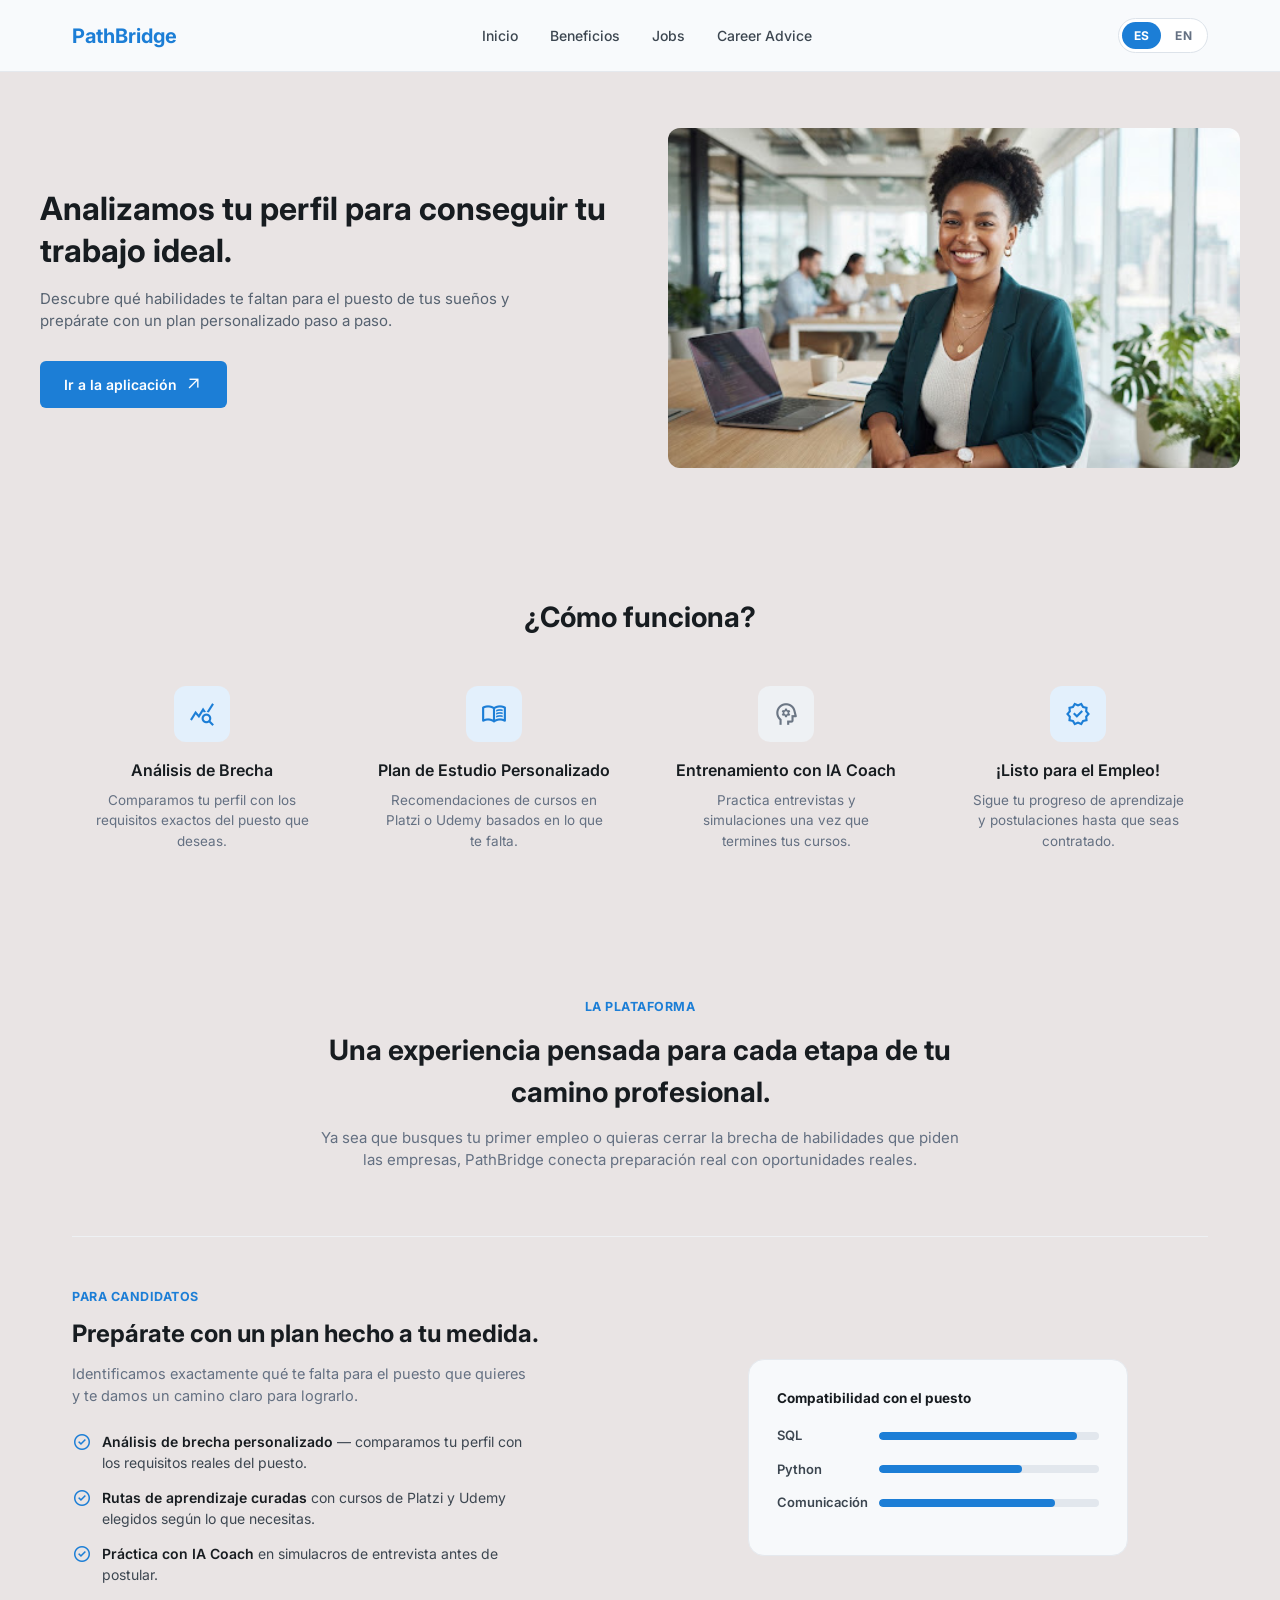
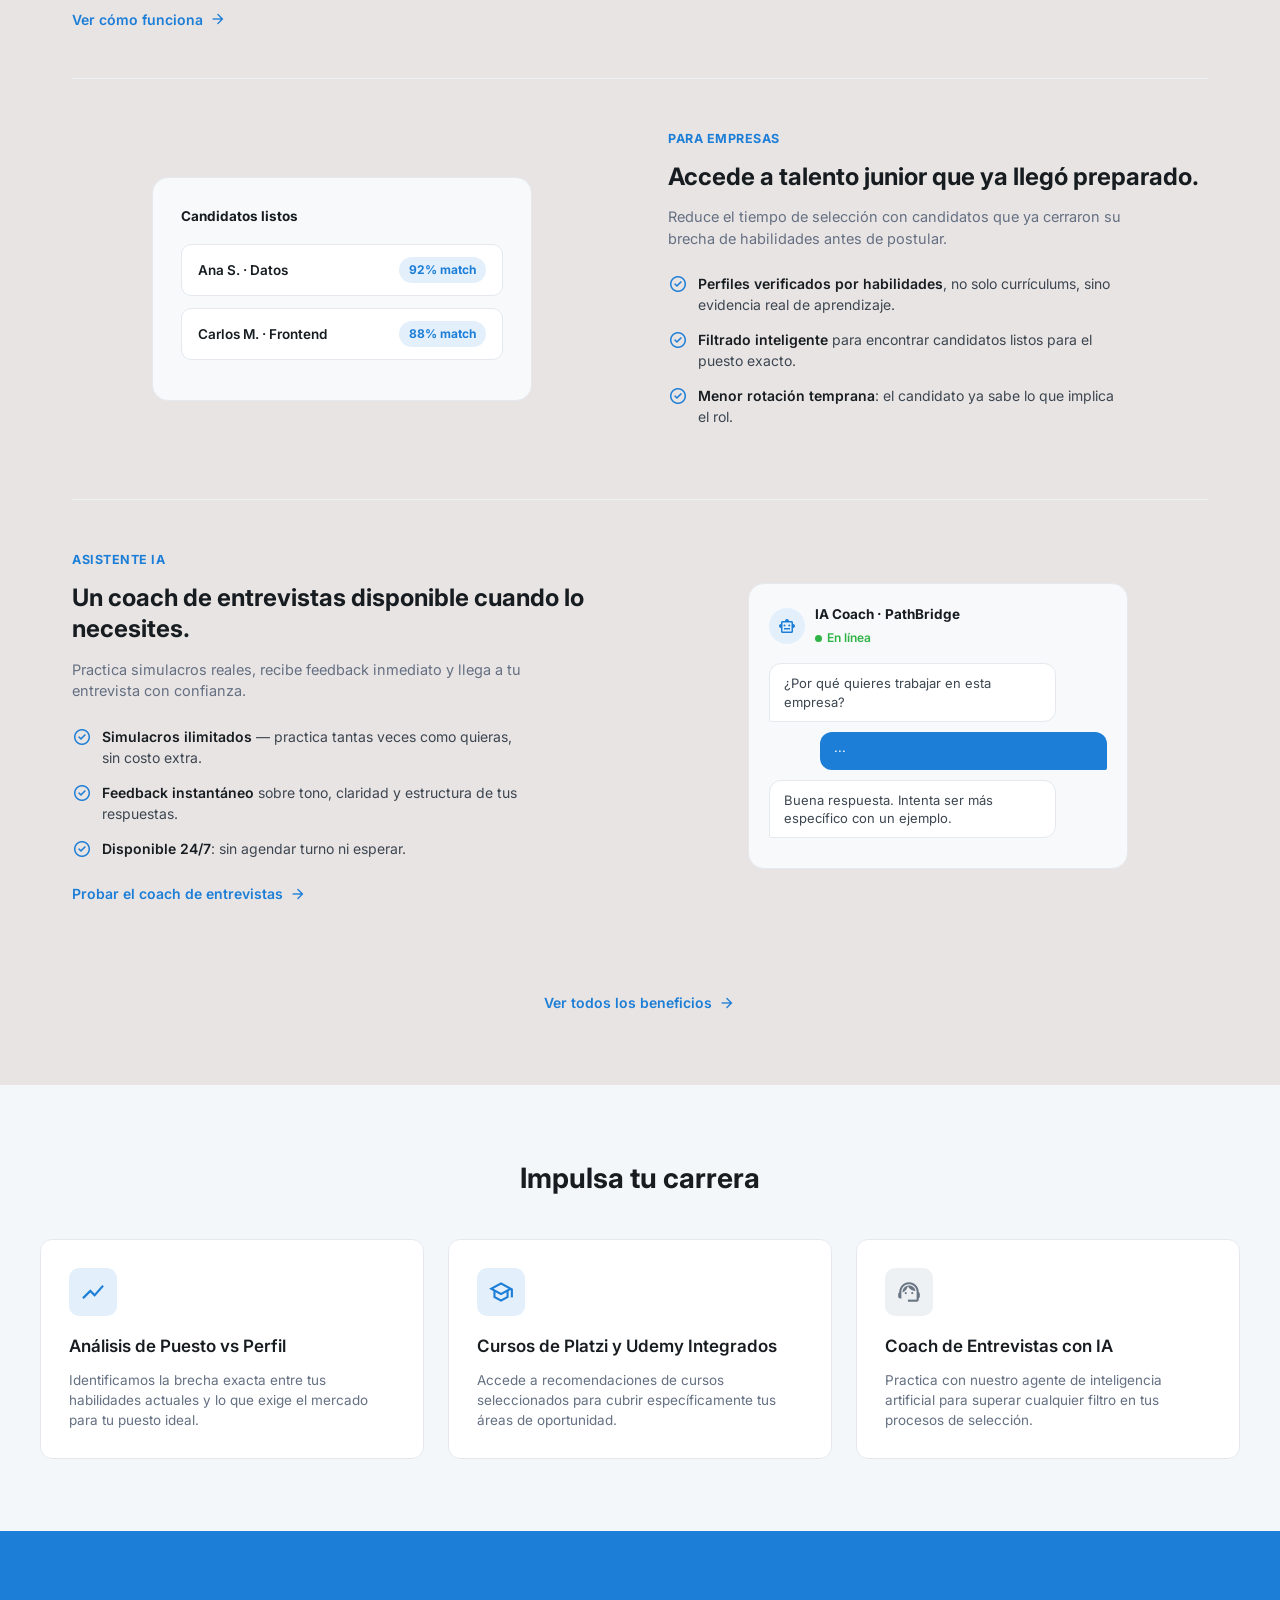
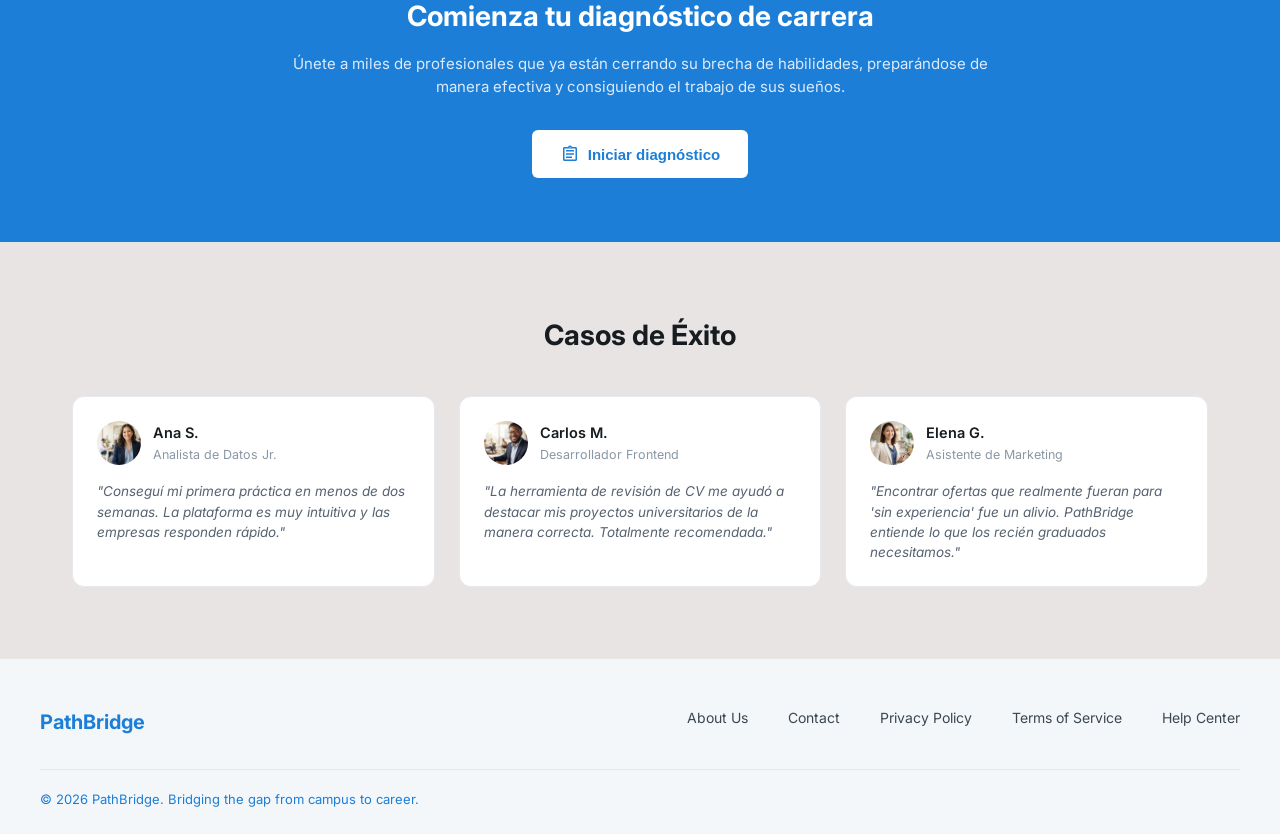
<file: index.html>
<!DOCTYPE html>
<html lang="es">
<head>
    <meta charset="UTF-8" />
    <meta name="viewport" content="width=device-width, initial-scale=1.0" />
    <title>PathBridge</title>
    <link href="https://fonts.googleapis.com/css?family=Inter:400,500,600,700&display=swap" rel="stylesheet" />
    <link href="https://fonts.googleapis.com/css?family=Material+Symbols+Outlined" rel="stylesheet" />
    <link href="./css/main.css" rel="stylesheet" />
    <script src="./js/i18n.js" defer></script>
</head>
<body>

<!-- Header -->
<header class="header">
    <div class="header-inner">
        <div class="logo">PathBridge</div>
        <nav class="nav-links">
            <a href="#inicio" data-i18n="nav.home">Inicio</a>
            <a href="pages/beneficios.html" data-i18n="nav.benefits">Beneficios</a>
            <a href="pages/jobs.html" data-i18n="nav.jobs">Jobs</a>
            <a href="pages/career-advice.html" data-i18n="nav.advice">Career Advice</a>
        </nav>
        <div class="header-actions">
            <div class="lang-switcher" role="group" aria-label="Language" data-lang-switcher>
                <button type="button" class="lang-btn active" data-lang="es" aria-current="true">ES</button>
                <button type="button" class="lang-btn" data-lang="en" aria-current="false">EN</button>
            </div>
        </div>
    </div>
</header>

<!-- Hero / Inicio -->
<section class="hero" id="inicio">
    <div class="hero-inner">
        <div class="hero-text">
            <h1 data-i18n="hero.title">Analizamos tu perfil para conseguir tu trabajo ideal.</h1>
            <p data-i18n="hero.subtitle">Descubre qué habilidades te faltan para el puesto de tus sueños y prepárate con un plan personalizado paso a paso.</p>

            <a href="https://app.pathbridge.com" target="_blank" rel="noopener" class="btn btn-primary hero-cta-btn">
                <span data-i18n="appcta.btn">Ir a la aplicación</span>
                <span class="material-symbols-outlined">arrow_outward</span>
            </a>
        </div>

        <div class="hero-image">
            <img src="./images/hero.jpg" alt="Profesional sonriendo en oficina" />
        </div>
    </div>
</section>

<!-- How it works -->
<section class="how-it-works">
    <h2 data-i18n="how.title">¿Cómo funciona?</h2>
    <div class="steps-grid">
        <div class="step-card">
            <div class="step-icon icon-blue"><span class="material-symbols-outlined">query_stats</span></div>
            <h3 data-i18n="how.step1.title">Análisis de Brecha</h3>
            <p data-i18n="how.step1.body">Comparamos tu perfil con los requisitos exactos del puesto que deseas.</p>
        </div>
        <div class="step-card">
            <div class="step-icon icon-blue"><span class="material-symbols-outlined">menu_book</span></div>
            <h3 data-i18n="how.step2.title">Plan de Estudio Personalizado</h3>
            <p data-i18n="how.step2.body">Recomendaciones de cursos en Platzi o Udemy basados en lo que te falta.</p>
        </div>
        <div class="step-card">
            <div class="step-icon icon-gray"><span class="material-symbols-outlined">psychology</span></div>
            <h3 data-i18n="how.step3.title">Entrenamiento con IA Coach</h3>
            <p data-i18n="how.step3.body">Practica entrevistas y simulaciones una vez que termines tus cursos.</p>
        </div>
        <div class="step-card">
            <div class="step-icon icon-blue"><span class="material-symbols-outlined">verified</span></div>
            <h3 data-i18n="how.step4.title">¡Listo para el Empleo!</h3>
            <p data-i18n="how.step4.body">Sigue tu progreso de aprendizaje y postulaciones hasta que seas contratado.</p>
        </div>
    </div>
</section>

<!-- Beneficios -->
<section class="benefits" id="beneficios">
    <div class="benefits-lead">
        <span class="eyebrow" data-i18n="benefits.eyebrow">La plataforma</span>
        <h2 data-i18n="benefits.title">Una experiencia pensada para cada etapa de tu camino profesional.</h2>
        <p data-i18n="benefits.body">Ya sea que busques tu primer empleo o quieras cerrar la brecha de habilidades que piden las empresas, PathBridge conecta preparación real con oportunidades reales.</p>
    </div>

    <!-- Block 1: Candidatos -->
    <div class="value-block">
        <div class="value-text">
            <span class="eyebrow" data-i18n="benefits.candidates.eyebrow">Para candidatos</span>
            <h3 data-i18n="benefits.candidates.title">Prepárate con un plan hecho a tu medida.</h3>
            <p data-i18n="benefits.candidates.body">Identificamos exactamente qué te falta para el puesto que quieres y te damos un camino claro para lograrlo.</p>
            <ul class="feature-list">
                <li><span class="material-symbols-outlined feature-check">check_circle</span><span><strong data-i18n="benefits.candidates.feat1.lead">Análisis de brecha personalizado</strong><span data-i18n="benefits.candidates.feat1.rest"> — comparamos tu perfil con los requisitos reales del puesto.</span></span></li>
                <li><span class="material-symbols-outlined feature-check">check_circle</span><span><strong data-i18n="benefits.candidates.feat2.lead">Rutas de aprendizaje curadas</strong><span data-i18n="benefits.candidates.feat2.rest"> con cursos de Platzi y Udemy elegidos según lo que necesitas.</span></span></li>
                <li><span class="material-symbols-outlined feature-check">check_circle</span><span><strong data-i18n="benefits.candidates.feat3.lead">Práctica con IA Coach</strong><span data-i18n="benefits.candidates.feat3.rest"> en simulacros de entrevista antes de postular.</span></span></li>
            </ul>
            <a href="#" class="value-link"><span data-i18n="benefits.candidates.link">Ver cómo funciona</span><span class="material-symbols-outlined">arrow_forward</span></a>
        </div>
        <div class="value-visual">
            <div class="visual-card">
                <p class="visual-title" data-i18n="benefits.candidates.visual.title">Compatibilidad con el puesto</p>
                <div class="skill-row">
                    <span data-i18n="benefits.candidates.visual.skill1">SQL</span>
                    <div class="skill-bar"><div class="skill-fill" style="width: 90%;"></div></div>
                </div>
                <div class="skill-row">
                    <span data-i18n="benefits.candidates.visual.skill2">Python</span>
                    <div class="skill-bar"><div class="skill-fill" style="width: 65%;"></div></div>
                </div>
                <div class="skill-row">
                    <span data-i18n="benefits.candidates.visual.skill3">Comunicación</span>
                    <div class="skill-bar"><div class="skill-fill" style="width: 80%;"></div></div>
                </div>
            </div>
        </div>
    </div>

    <!-- Block 2: Empresas (flip) -->
    <div class="value-block flip">
        <div class="value-text">
            <span class="eyebrow" data-i18n="benefits.companies.eyebrow">Para empresas</span>
            <h3 data-i18n="benefits.companies.title">Accede a talento junior que ya llegó preparado.</h3>
            <p data-i18n="benefits.companies.body">Reduce el tiempo de selección con candidatos que ya cerraron su brecha de habilidades antes de postular.</p>
            <ul class="feature-list">
                <li><span class="material-symbols-outlined feature-check">check_circle</span><span><strong data-i18n="benefits.companies.feat1.lead">Perfiles verificados por habilidades</strong><span data-i18n="benefits.companies.feat1.rest">, no solo currículums, sino evidencia real de aprendizaje.</span></span></li>
                <li><span class="material-symbols-outlined feature-check">check_circle</span><span><strong data-i18n="benefits.companies.feat2.lead">Filtrado inteligente</strong><span data-i18n="benefits.companies.feat2.rest"> para encontrar candidatos listos para el puesto exacto.</span></span></li>
                <li><span class="material-symbols-outlined feature-check">check_circle</span><span><strong data-i18n="benefits.companies.feat3.lead">Menor rotación temprana</strong><span data-i18n="benefits.companies.feat3.rest">: el candidato ya sabe lo que implica el rol.</span></span></li>
            </ul>
        </div>
        <div class="value-visual">
            <div class="visual-card">
                <p class="visual-title" data-i18n="benefits.companies.visual.title">Candidatos listos</p>
                <div class="candidate-row">
                    <span data-i18n="benefits.companies.visual.candidate1">Ana S. · Datos</span>
                    <span class="match-pill">92% <span data-i18n="benefits.companies.visual.match">match</span></span>
                </div>
                <div class="candidate-row">
                    <span data-i18n="benefits.companies.visual.candidate2">Carlos M. · Frontend</span>
                    <span class="match-pill">88% <span data-i18n="benefits.companies.visual.match">match</span></span>
                </div>
            </div>
        </div>
    </div>

    <!-- Block 3: IA -->
    <div class="value-block">
        <div class="value-text">
            <span class="eyebrow" data-i18n="benefits.ai.eyebrow">Asistente IA</span>
            <h3 data-i18n="benefits.ai.title">Un coach de entrevistas disponible cuando lo necesites.</h3>
            <p data-i18n="benefits.ai.body">Practica simulacros reales, recibe feedback inmediato y llega a tu entrevista con confianza.</p>
            <ul class="feature-list">
                <li><span class="material-symbols-outlined feature-check">check_circle</span><span><strong data-i18n="benefits.ai.feat1.lead">Simulacros ilimitados</strong><span data-i18n="benefits.ai.feat1.rest"> — practica tantas veces como quieras, sin costo extra.</span></span></li>
                <li><span class="material-symbols-outlined feature-check">check_circle</span><span><strong data-i18n="benefits.ai.feat2.lead">Feedback instantáneo</strong><span data-i18n="benefits.ai.feat2.rest"> sobre tono, claridad y estructura de tus respuestas.</span></span></li>
                <li><span class="material-symbols-outlined feature-check">check_circle</span><span><strong data-i18n="benefits.ai.feat3.lead">Disponible 24/7</strong><span data-i18n="benefits.ai.feat3.rest">: sin agendar turno ni esperar.</span></span></li>
            </ul>
            <a href="#" class="value-link"><span data-i18n="benefits.ai.link">Probar el coach de entrevistas</span><span class="material-symbols-outlined">arrow_forward</span></a>
        </div>
        <div class="value-visual">
            <div class="visual-card chat-card">
                <div class="chat-card-header">
                    <span class="material-symbols-outlined">smart_toy</span>
                    <div>
                        <p class="visual-title" data-i18n="benefits.ai.visual.name">IA Coach · PathBridge</p>
                        <span class="status-dot" data-i18n="benefits.ai.visual.status">En línea</span>
                    </div>
                </div>
                <div class="chat-bubble bot" data-i18n="benefits.ai.visual.msg1">¿Por qué quieres trabajar en esta empresa?</div>
                <div class="chat-bubble user">···</div>
                <div class="chat-bubble bot" data-i18n="benefits.ai.visual.msg2">Buena respuesta. Intenta ser más específico con un ejemplo.</div>
            </div>
        </div>
    </div>

    <div class="benefits-footer">
        <a href="pages/beneficios.html" class="value-link"><span data-i18n="benefits.seeall">Ver todos los beneficios</span><span class="material-symbols-outlined">arrow_forward</span></a>
    </div>
</section>

<!-- Boost your career -->
<section class="boost-career">
    <h2 data-i18n="boost.title">Impulsa tu carrera</h2>
    <div class="boost-grid">
        <div class="boost-card">
            <div class="boost-icon icon-blue"><span class="material-symbols-outlined">show_chart</span></div>
            <h3 data-i18n="boost.card1.title">Análisis de Puesto vs Perfil</h3>
            <p data-i18n="boost.card1.body">Identificamos la brecha exacta entre tus habilidades actuales y lo que exige el mercado para tu puesto ideal.</p>
        </div>
        <div class="boost-card">
            <div class="boost-icon icon-blue"><span class="material-symbols-outlined">school</span></div>
            <h3 data-i18n="boost.card2.title">Cursos de Platzi y Udemy Integrados</h3>
            <p data-i18n="boost.card2.body">Accede a recomendaciones de cursos seleccionados para cubrir específicamente tus áreas de oportunidad.</p>
        </div>
        <div class="boost-card">
            <div class="boost-icon icon-gray"><span class="material-symbols-outlined">support_agent</span></div>
            <h3 data-i18n="boost.card3.title">Coach de Entrevistas con IA</h3>
            <p data-i18n="boost.card3.body">Practica con nuestro agente de inteligencia artificial para superar cualquier filtro en tus procesos de selección.</p>
        </div>
    </div>
</section>

<!-- CTA -->
<section class="cta">
    <h2 data-i18n="cta.title">Comienza tu diagnóstico de carrera</h2>
    <p data-i18n="cta.body">Únete a miles de profesionales que ya están cerrando su brecha de habilidades, preparándose de manera efectiva y consiguiendo el trabajo de sus sueños.</p>
    <button class="btn btn-white">
        <span class="material-symbols-outlined">assignment</span>
        <span data-i18n="cta.btn">Iniciar diagnóstico</span>
    </button>
</section>

<!-- Success stories -->
<section class="success-stories">
    <h2 data-i18n="stories.title">Casos de Éxito</h2>
    <div class="stories-grid">
        <div class="story-card">
            <div class="story-header">
                <img src="./images/avatar1.jpg" alt="Ana S." class="avatar" />
                <div>
                    <h4>Ana S.</h4>
                    <span data-i18n="stories.role1">Analista de Datos Jr.</span>
                </div>
            </div>
            <p data-i18n="stories.quote1">"Conseguí mi primera práctica en menos de dos semanas. La plataforma es muy intuitiva y las empresas responden rápido."</p>
        </div>
        <div class="story-card">
            <div class="story-header">
                <img src="./images/avatar2.jpg" alt="Carlos M." class="avatar" />
                <div>
                    <h4>Carlos M.</h4>
                    <span data-i18n="stories.role2">Desarrollador Frontend</span>
                </div>
            </div>
            <p data-i18n="stories.quote2">"La herramienta de revisión de CV me ayudó a destacar mis proyectos universitarios de la manera correcta. Totalmente recomendada."</p>
        </div>
        <div class="story-card">
            <div class="story-header">
                <img src="./images/avatar3.jpg" alt="Elena G." class="avatar" />
                <div>
                    <h4>Elena G.</h4>
                    <span data-i18n="stories.role3">Asistente de Marketing</span>
                </div>
            </div>
            <p data-i18n="stories.quote3">"Encontrar ofertas que realmente fueran para 'sin experiencia' fue un alivio. PathBridge entiende lo que los recién graduados necesitamos."</p>
        </div>
    </div>
</section>

<!-- Footer -->
<footer class="footer">
    <div class="footer-inner">
        <div class="footer-logo">PathBridge</div>
        <div class="footer-links">
            <a href="#" data-i18n="footer.about">About Us</a>
            <a href="#" data-i18n="footer.contact">Contact</a>
            <a href="https://www.freeprivacypolicy.com/live/03f7b9e9-5f92-45e6-9be8-9047938b6dc6" data-i18n="footer.privacy">Privacy Policy</a>
            <a href="https://www.freeprivacypolicy.com/live/561d8dc8-1a14-4cbd-a834-2df95cbed20d" data-i18n="footer.terms">Terms of Service</a>
            <a href="#" data-i18n="footer.help">Help Center</a>
        </div>
    </div>
    <div class="footer-bottom">
        <p data-i18n="footer.copy">© 2024 PathBridge. Bridging the gap from campus to career.</p>
    </div>
</footer>

</body>
</html>
</file>
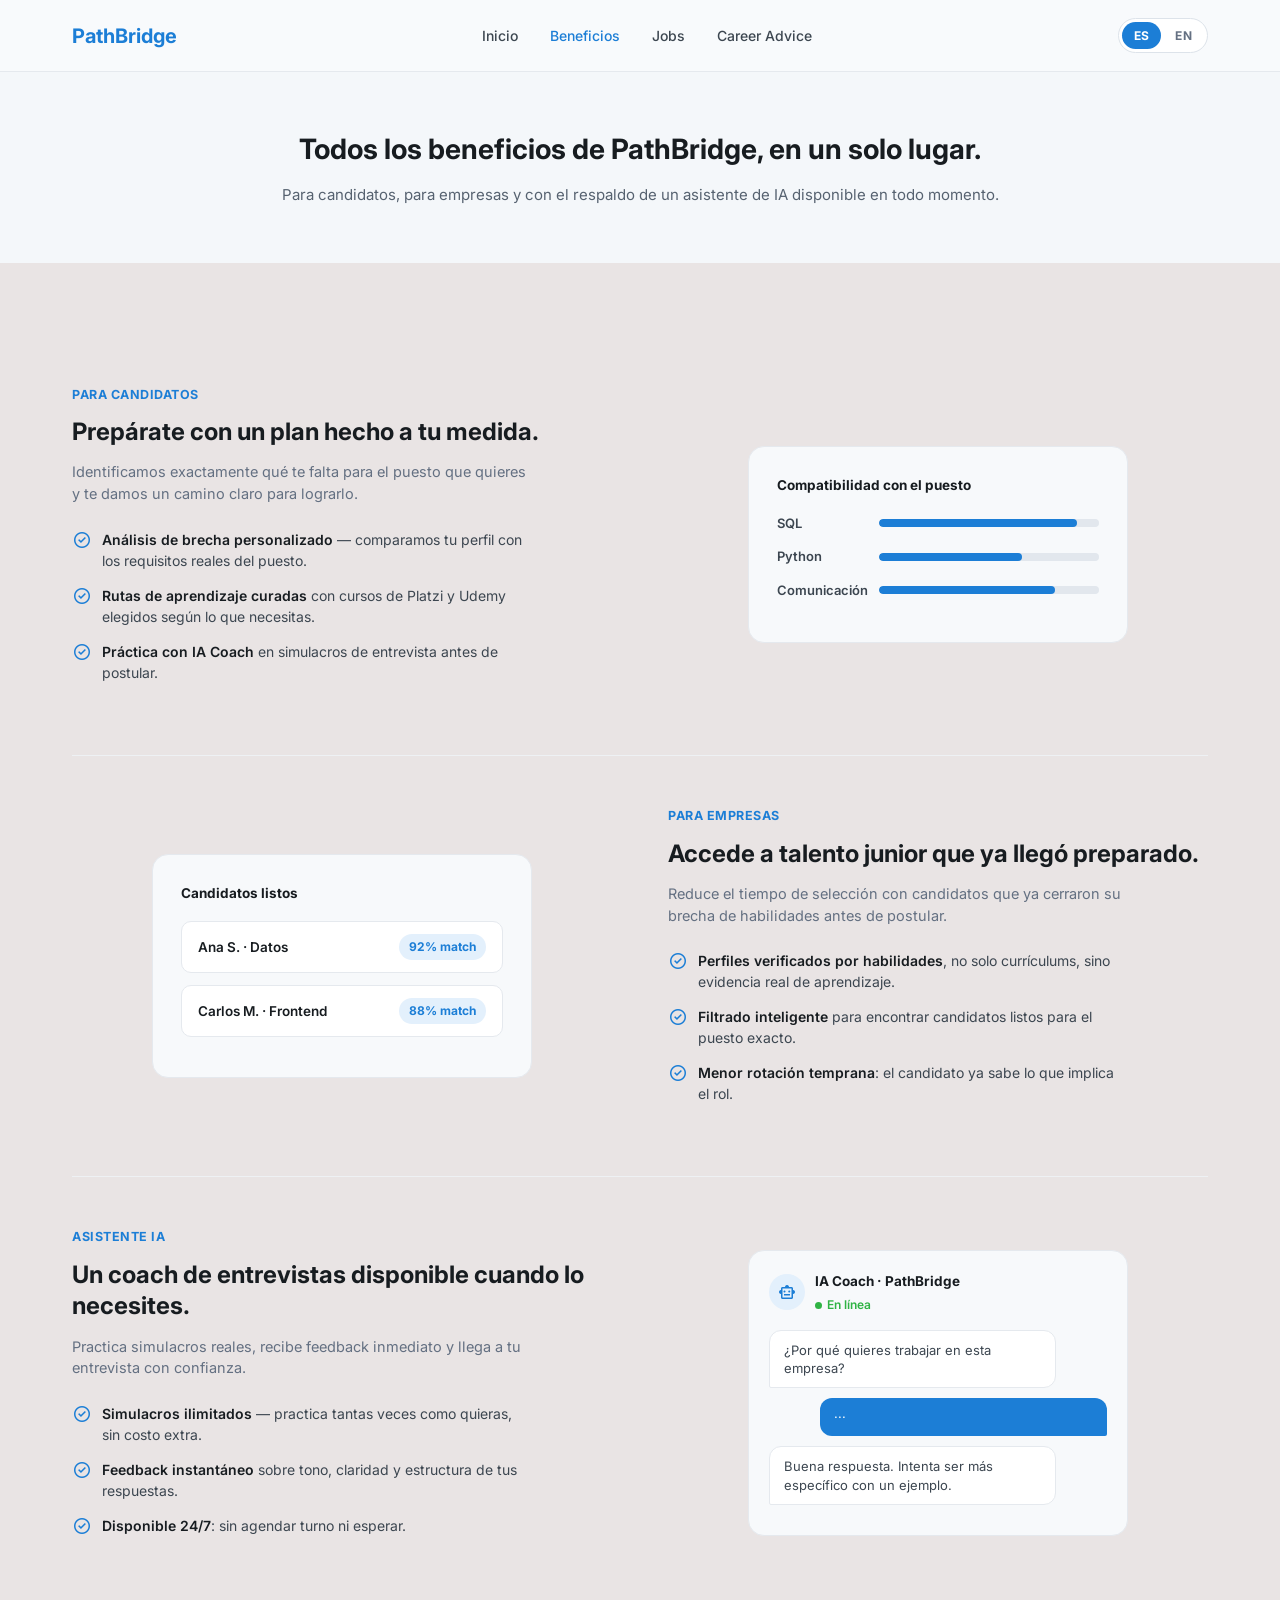
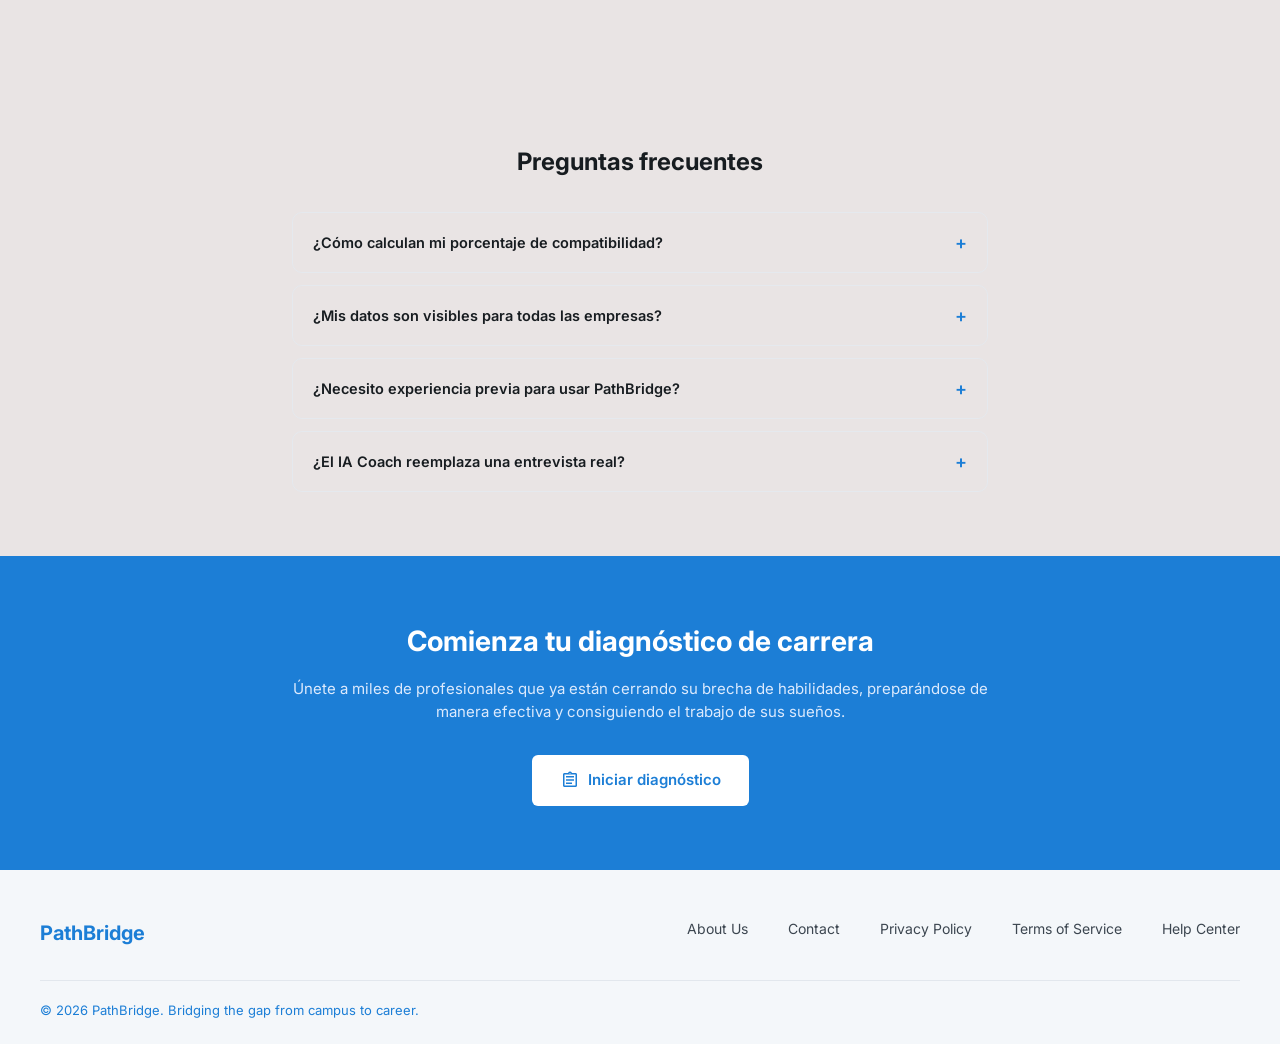
<file: pages/beneficios.html>
<!-- Define que el documento utiliza HTML5 -->
<!DOCTYPE html>
<!-- Elemento raíz del documento. Se indica que el contenido está en español -->
<html lang="es">
<head>
<meta charset="UTF-8" />
<meta name="viewport" content="width=device-width, initial-scale=1.0" />
<title>PathBridge · Beneficios</title>
<link href="https://fonts.googleapis.com/css?family=Inter:400,500,600,700&display=swap" rel="stylesheet" />
<link href="https://fonts.googleapis.com/css?family=Material+Symbols+Outlined" rel="stylesheet" />
<link href="../css/main.css" rel="stylesheet" />
<script src="../js/i18n.js" defer></script>
</head>
<body>

  <!-- Header -->
  <header class="header">
    <div class="header-inner">
      <a href="../index.html" class="logo">PathBridge</a>
      <nav class="nav-links">
        <a href="../index.html#inicio" data-i18n="nav.home">Inicio</a>
        <a href="beneficios.html" class="active" data-i18n="nav.benefits">Beneficios</a>
        <a href="jobs.html" data-i18n="nav.jobs">Jobs</a>
        <a href="career-advice.html" data-i18n="nav.advice">Career Advice</a>
      </nav>
      <div class="header-actions">
        <div class="lang-switcher" role="group" aria-label="Language" data-lang-switcher>
          <button type="button" class="lang-btn active" data-lang="es" aria-current="true">ES</button>
          <button type="button" class="lang-btn" data-lang="en" aria-current="false">EN</button>
        </div>
      </div>
    </div>
  </header>

  <!-- Page hero -->
  <section class="page-hero">
    <div class="page-hero-inner">
      <h1 data-i18n="beneficios.hero.title">Todos los beneficios de PathBridge, en un solo lugar.</h1>
      <p data-i18n="beneficios.hero.subtitle">Para candidatos, para empresas y con el respaldo de un asistente de IA disponible en todo momento.</p>
    </div>
  </section>

  <!-- ==================== SECCIÓN DE BENEFICIOS ==================== -->
  <!-- Contiene los tres principales grupos de beneficios de PathBridge -->
  <section class="benefits">
    <!-- Block 1: Candidatos -->
    <div class="value-block">
      <div class="value-text">
        <span class="eyebrow" data-i18n="benefits.candidates.eyebrow">Para candidatos</span>
        <h3 data-i18n="benefits.candidates.title">Prepárate con un plan hecho a tu medida.</h3>
        <p data-i18n="benefits.candidates.body">Identificamos exactamente qué te falta para el puesto que quieres y te damos un camino claro para lograrlo.</p>
        <!-- Lista de características principales -->
        <ul class="feature-list">
          <!-- Característica 1: análisis de brecha -->
          <li><span class="material-symbols-outlined feature-check">check_circle</span><span><strong data-i18n="benefits.candidates.feat1.lead">Análisis de brecha personalizado</strong><span data-i18n="benefits.candidates.feat1.rest"> — comparamos tu perfil con los requisitos reales del puesto.</span></span></li>
          <!-- Característica 2: rutas de aprendizaje -->
          <li><span class="material-symbols-outlined feature-check">check_circle</span><span><strong data-i18n="benefits.candidates.feat2.lead">Rutas de aprendizaje curadas</strong><span data-i18n="benefits.candidates.feat2.rest"> con cursos de Platzi y Udemy elegidos según lo que necesitas.</span></span></li>
          <li><span class="material-symbols-outlined feature-check">check_circle</span><span><strong data-i18n="benefits.candidates.feat3.lead">Práctica con IA Coach</strong><span data-i18n="benefits.candidates.feat3.rest"> en simulacros de entrevista antes de postular.</span></span></li>
        </ul>
      </div>
      <div class="value-visual">
        <div class="visual-card">
          <p class="visual-title" data-i18n="benefits.candidates.visual.title">Compatibilidad con el puesto</p>
          <div class="skill-row">
            <span data-i18n="benefits.candidates.visual.skill1">SQL</span>
            <div class="skill-bar"><div class="skill-fill" style="width: 90%;"></div></div>
          </div>
          <div class="skill-row">
            <span data-i18n="benefits.candidates.visual.skill2">Python</span>
            <div class="skill-bar"><div class="skill-fill" style="width: 65%;"></div></div>
          </div>
          <div class="skill-row">
            <span data-i18n="benefits.candidates.visual.skill3">Comunicación</span>
            <div class="skill-bar"><div class="skill-fill" style="width: 80%;"></div></div>
          </div>
        </div>
      </div>
    </div>

    <!-- Block 2: Empresas (flip) -->
    <div class="value-block flip">
      <div class="value-text">
        <span class="eyebrow" data-i18n="benefits.companies.eyebrow">Para empresas</span>
        <h3 data-i18n="benefits.companies.title">Accede a talento junior que ya llegó preparado.</h3>
        <p data-i18n="benefits.companies.body">Reduce el tiempo de selección con candidatos que ya cerraron su brecha de habilidades antes de postular.</p>
        <ul class="feature-list">
          <li><span class="material-symbols-outlined feature-check">check_circle</span><span><strong data-i18n="benefits.companies.feat1.lead">Perfiles verificados por habilidades</strong><span data-i18n="benefits.companies.feat1.rest">, no solo currículums, sino evidencia real de aprendizaje.</span></span></li>
          <li><span class="material-symbols-outlined feature-check">check_circle</span><span><strong data-i18n="benefits.companies.feat2.lead">Filtrado inteligente</strong><span data-i18n="benefits.companies.feat2.rest"> para encontrar candidatos listos para el puesto exacto.</span></span></li>
          <li><span class="material-symbols-outlined feature-check">check_circle</span><span><strong data-i18n="benefits.companies.feat3.lead">Menor rotación temprana</strong><span data-i18n="benefits.companies.feat3.rest">: el candidato ya sabe lo que implica el rol.</span></span></li>
        </ul>
      </div>
      <div class="value-visual">
        <div class="visual-card">
          <p class="visual-title" data-i18n="benefits.companies.visual.title">Candidatos listos</p>
          <div class="candidate-row">
            <span data-i18n="benefits.companies.visual.candidate1">Ana S. · Datos</span>
            <span class="match-pill">92% <span data-i18n="benefits.companies.visual.match">match</span></span>
          </div>
          <div class="candidate-row">
            <span data-i18n="benefits.companies.visual.candidate2">Carlos M. · Frontend</span>
            <span class="match-pill">88% <span data-i18n="benefits.companies.visual.match">match</span></span>
          </div>
        </div>
      </div>
    </div>

    <!-- Block 3: IA -->
    <div class="value-block">
      <div class="value-text">
        <span class="eyebrow" data-i18n="benefits.ai.eyebrow">Asistente IA</span>
        <h3 data-i18n="benefits.ai.title">Un coach de entrevistas disponible cuando lo necesites.</h3>
        <p data-i18n="benefits.ai.body">Practica simulacros reales, recibe feedback inmediato y llega a tu entrevista con confianza.</p>
        <ul class="feature-list">
          <li><span class="material-symbols-outlined feature-check">check_circle</span><span><strong data-i18n="benefits.ai.feat1.lead">Simulacros ilimitados</strong><span data-i18n="benefits.ai.feat1.rest"> — practica tantas veces como quieras, sin costo extra.</span></span></li>
          <li><span class="material-symbols-outlined feature-check">check_circle</span><span><strong data-i18n="benefits.ai.feat2.lead">Feedback instantáneo</strong><span data-i18n="benefits.ai.feat2.rest"> sobre tono, claridad y estructura de tus respuestas.</span></span></li>
          <li><span class="material-symbols-outlined feature-check">check_circle</span><span><strong data-i18n="benefits.ai.feat3.lead">Disponible 24/7</strong><span data-i18n="benefits.ai.feat3.rest">: sin agendar turno ni esperar.</span></span></li>
        </ul>
      </div>
      <div class="value-visual">
        <div class="visual-card chat-card">
          <div class="chat-card-header">
            <span class="material-symbols-outlined">smart_toy</span>
            <div>
              <p class="visual-title" data-i18n="benefits.ai.visual.name">IA Coach · PathBridge</p>
              <span class="status-dot" data-i18n="benefits.ai.visual.status">En línea</span>
            </div>
          </div>
          <div class="chat-bubble bot" data-i18n="benefits.ai.visual.msg1">¿Por qué quieres trabajar en esta empresa?</div>
          <div class="chat-bubble user">···</div>
          <div class="chat-bubble bot" data-i18n="benefits.ai.visual.msg2">Buena respuesta. Intenta ser más específico con un ejemplo.</div>
        </div>
      </div>
    </div>
  </section>

  <!-- FAQ -->
  <section class="faq-section">
    <h2 data-i18n="beneficios.faq.title">Preguntas frecuentes</h2>
    <div class="faq-list">
      <details class="faq-item">
        <summary data-i18n="beneficios.faq.q1">¿Cómo calculan mi porcentaje de compatibilidad?</summary>
        <p data-i18n="beneficios.faq.a1">Comparamos las habilidades de tu perfil con los requisitos reales de cada puesto, usando tanto tu CV como lo que completas en la plataforma.</p>
      </details>
      <details class="faq-item">
        <summary data-i18n="beneficios.faq.q2">¿Mis datos son visibles para todas las empresas?</summary>
        <p data-i18n="beneficios.faq.a2">No. Solo las empresas a las que postulas, o que buscan candidatos con tu perfil de habilidades, pueden ver tu información.</p>
      </details>
      <details class="faq-item">
        <summary data-i18n="beneficios.faq.q3">¿Necesito experiencia previa para usar PathBridge?</summary>
        <p data-i18n="beneficios.faq.a3">No. La plataforma está pensada justamente para quienes buscan su primer empleo o están cerrando su brecha de habilidades.</p>
      </details>
      <details class="faq-item">
        <summary data-i18n="beneficios.faq.q4">¿El IA Coach reemplaza una entrevista real?</summary>
        <p data-i18n="beneficios.faq.a4">No, la complementa. Es una forma de practicar y recibir feedback antes de tu entrevista real con una empresa.</p>
      </details>
    </div>
  </section>

  <!-- CTA -->
  <section class="cta">
    <h2 data-i18n="cta.title">Comienza tu diagnóstico de carrera</h2>
    <p data-i18n="cta.body">Únete a miles de profesionales que ya están cerrando su brecha de habilidades, preparándose de manera efectiva y consiguiendo el trabajo de sus sueños.</p>
    <a href="https://app.pathbridge.com" target="_blank" rel="noopener" class="btn btn-white">
      <span class="material-symbols-outlined">assignment</span>
      <span data-i18n="cta.btn">Iniciar diagnóstico</span>
    </a>
  </section>

  <!-- Footer -->
  <footer class="footer">
    <div class="footer-inner">
      <a href="../index.html" class="footer-logo">PathBridge</a>
      <div class="footer-links">
        <a href="#" data-i18n="footer.about">About Us</a>
        <a href="#" data-i18n="footer.contact">Contact</a>
        <a href="#" data-i18n="footer.privacy">Privacy Policy</a>
        <a href="#" data-i18n="footer.terms">Terms of Service</a>
        <a href="#" data-i18n="footer.help">Help Center</a>
      </div>
    </div>
    <div class="footer-bottom">
      <p data-i18n="footer.copy">© 2024 PathBridge. Bridging the gap from campus to career.</p>
    </div>
  </footer>

</body>
</html>
</file>
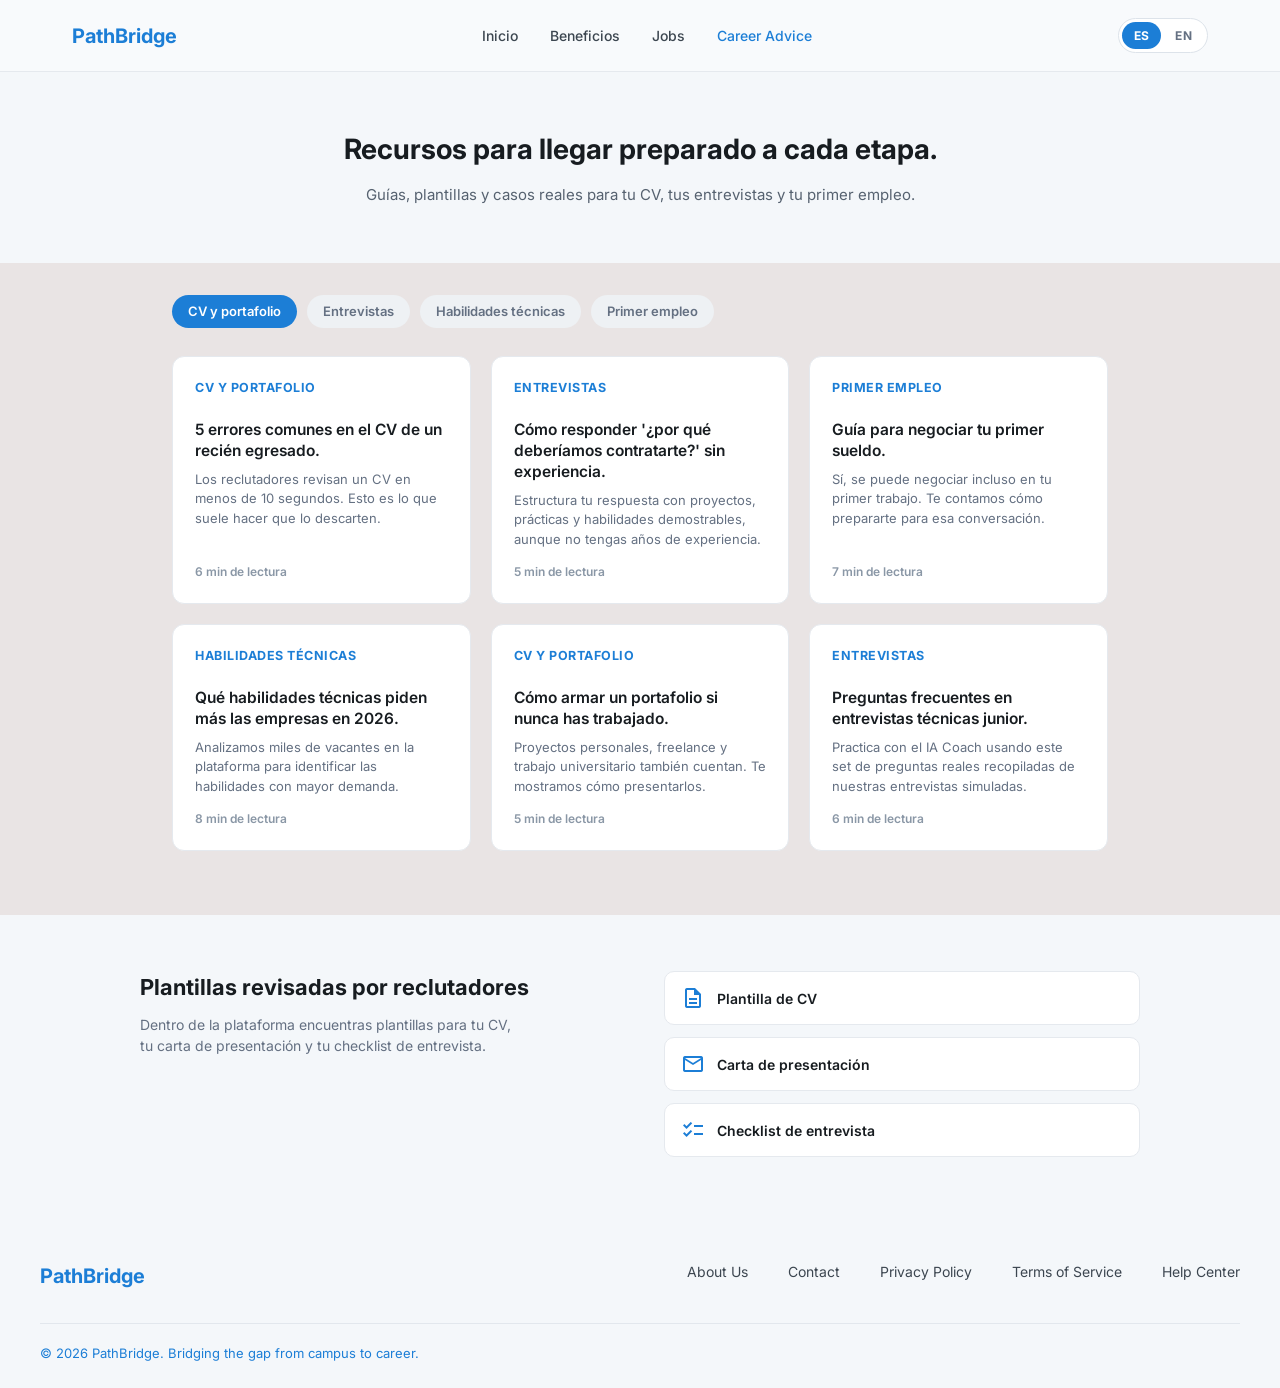
<file: pages/career-advice.html>
<!DOCTYPE html>
<html lang="es">
<head>
<meta charset="UTF-8" />
<meta name="viewport" content="width=device-width, initial-scale=1.0" />
<title>PathBridge · Career Advice</title>
<link href="https://fonts.googleapis.com/css?family=Inter:400,500,600,700&display=swap" rel="stylesheet" />
<link href="https://fonts.googleapis.com/css?family=Material+Symbols+Outlined" rel="stylesheet" />
<link href="../css/main.css" rel="stylesheet" />
<script src="../js/i18n.js" defer></script>
</head>
<body>

  <!-- Header -->
  <header class="header">
    <div class="header-inner">
      <a href="../index.html" class="logo">PathBridge</a>
      <nav class="nav-links">
        <a href="../index.html#inicio" data-i18n="nav.home">Inicio</a>
        <a href="beneficios.html" data-i18n="nav.benefits">Beneficios</a>
        <a href="jobs.html" data-i18n="nav.jobs">Jobs</a>
        <a href="career-advice.html" class="active" data-i18n="nav.advice">Career Advice</a>
      </nav>
      <div class="header-actions">
        <div class="lang-switcher" role="group" aria-label="Language" data-lang-switcher>
          <button type="button" class="lang-btn active" data-lang="es" aria-current="true">ES</button>
          <button type="button" class="lang-btn" data-lang="en" aria-current="false">EN</button>
        </div>
      </div>
    </div>
  </header>

  <!-- Page hero -->
  <section class="page-hero">
    <div class="page-hero-inner">
      <h1 data-i18n="advice.hero.title">Recursos para llegar preparado a cada etapa.</h1>
      <p data-i18n="advice.hero.subtitle">Guías, plantillas y casos reales para tu CV, tus entrevistas y tu primer empleo.</p>
    </div>
  </section>

  <!-- Categories -->
  <section class="advice-categories">
    <span class="category-chip active" data-i18n="advice.cat1">CV y portafolio</span>
    <span class="category-chip" data-i18n="advice.cat2">Entrevistas</span>
    <span class="category-chip" data-i18n="advice.cat3">Habilidades técnicas</span>
    <span class="category-chip" data-i18n="advice.cat4">Primer empleo</span>
  </section>

  <!-- Articles -->
  <section class="advice-articles">
    <article class="article-card">
      <span class="eyebrow" data-i18n="advice.article1.tag">CV y portafolio</span>
      <h3 data-i18n="advice.article1.title">5 errores comunes en el CV de un recién egresado.</h3>
      <p data-i18n="advice.article1.excerpt">Los reclutadores revisan un CV en menos de 10 segundos. Esto es lo que suele hacer que lo descarten.</p>
      <span class="article-read" data-i18n="advice.article1.read">6 min de lectura</span>
    </article>

    <article class="article-card">
      <span class="eyebrow" data-i18n="advice.article2.tag">Entrevistas</span>
      <h3 data-i18n="advice.article2.title">Cómo responder '¿por qué deberíamos contratarte?' sin experiencia.</h3>
      <p data-i18n="advice.article2.excerpt">Estructura tu respuesta con proyectos, prácticas y habilidades demostrables, aunque no tengas años de experiencia.</p>
      <span class="article-read" data-i18n="advice.article2.read">5 min de lectura</span>
    </article>

    <article class="article-card">
      <span class="eyebrow" data-i18n="advice.article3.tag">Primer empleo</span>
      <h3 data-i18n="advice.article3.title">Guía para negociar tu primer sueldo.</h3>
      <p data-i18n="advice.article3.excerpt">Sí, se puede negociar incluso en tu primer trabajo. Te contamos cómo prepararte para esa conversación.</p>
      <span class="article-read" data-i18n="advice.article3.read">7 min de lectura</span>
    </article>

    <article class="article-card">
      <span class="eyebrow" data-i18n="advice.article4.tag">Habilidades técnicas</span>
      <h3 data-i18n="advice.article4.title">Qué habilidades técnicas piden más las empresas en 2024.</h3>
      <p data-i18n="advice.article4.excerpt">Analizamos miles de vacantes en la plataforma para identificar las habilidades con mayor demanda.</p>
      <span class="article-read" data-i18n="advice.article4.read">8 min de lectura</span>
    </article>

    <article class="article-card">
      <span class="eyebrow" data-i18n="advice.article5.tag">CV y portafolio</span>
      <h3 data-i18n="advice.article5.title">Cómo armar un portafolio si nunca has trabajado.</h3>
      <p data-i18n="advice.article5.excerpt">Proyectos personales, freelance y trabajo universitario también cuentan. Te mostramos cómo presentarlos.</p>
      <span class="article-read" data-i18n="advice.article5.read">5 min de lectura</span>
    </article>

    <article class="article-card">
      <span class="eyebrow" data-i18n="advice.article6.tag">Entrevistas</span>
      <h3 data-i18n="advice.article6.title">Preguntas frecuentes en entrevistas técnicas junior.</h3>
      <p data-i18n="advice.article6.excerpt">Practica con el IA Coach usando este set de preguntas reales recopiladas de nuestras entrevistas simuladas.</p>
      <span class="article-read" data-i18n="advice.article6.read">6 min de lectura</span>
    </article>
  </section>

  <!-- Templates -->
  <section class="templates-section">
    <div class="templates-inner">
      <div class="templates-text">
        <h2 data-i18n="advice.templates.title">Plantillas revisadas por reclutadores</h2>
        <p data-i18n="advice.templates.body">Dentro de la plataforma encuentras plantillas para tu CV, tu carta de presentación y tu checklist de entrevista.</p>
      </div>
      <div class="templates-list">
        <div class="template-item">
          <span class="material-symbols-outlined">description</span>
          <span data-i18n="advice.templates.item1">Plantilla de CV</span>
        </div>
        <div class="template-item">
          <span class="material-symbols-outlined">mail</span>
          <span data-i18n="advice.templates.item2">Carta de presentación</span>
        </div>
        <div class="template-item">
          <span class="material-symbols-outlined">checklist</span>
          <span data-i18n="advice.templates.item3">Checklist de entrevista</span>
        </div>
      </div>
    </div>
  </section>

  <!-- Footer -->
  <footer class="footer">
    <div class="footer-inner">
      <a href="../index.html" class="footer-logo">PathBridge</a>
      <div class="footer-links">
        <a href="#" data-i18n="footer.about">About Us</a>
        <a href="#" data-i18n="footer.contact">Contact</a>
        <a href="#" data-i18n="footer.privacy">Privacy Policy</a>
        <a href="#" data-i18n="footer.terms">Terms of Service</a>
        <a href="#" data-i18n="footer.help">Help Center</a>
      </div>
    </div>
    <div class="footer-bottom">
      <p data-i18n="footer.copy">© 2024 PathBridge. Bridging the gap from campus to career.</p>
    </div>
  </footer>

</body>
</html>
</file>
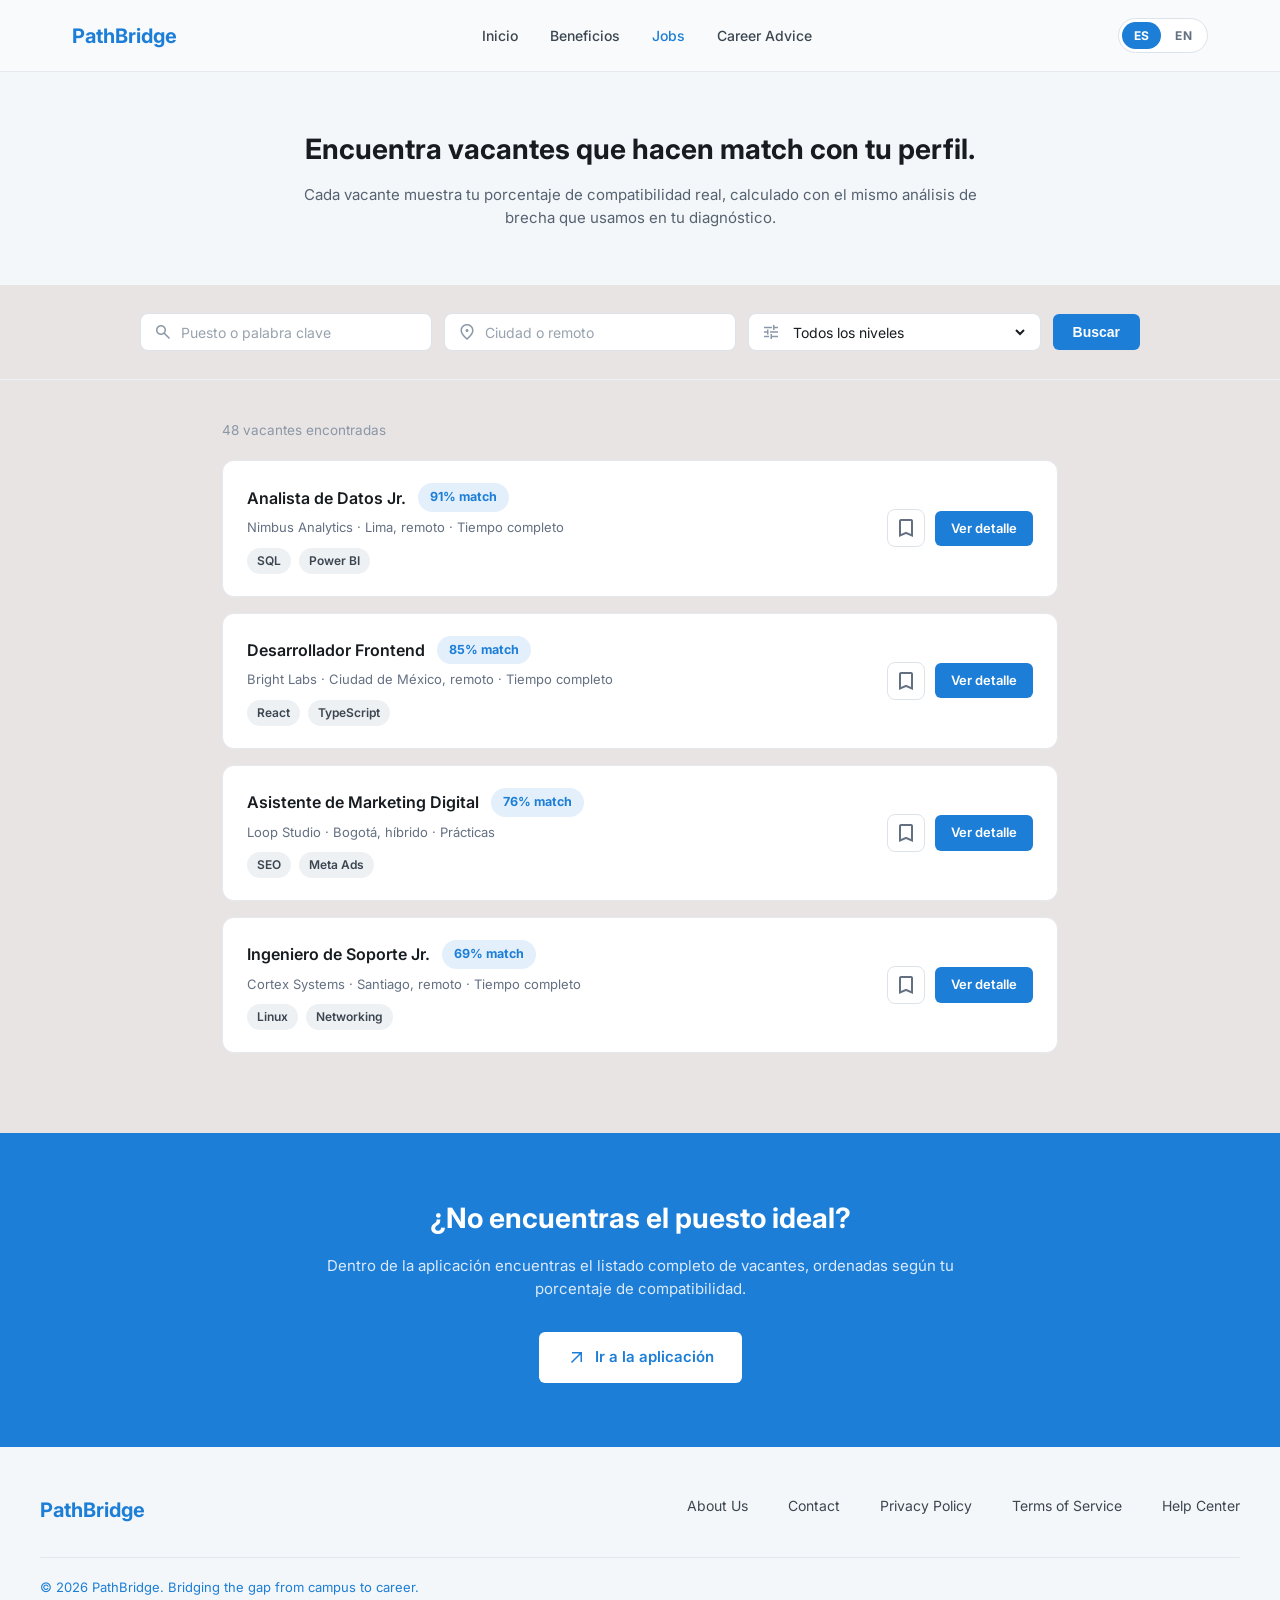
<file: pages/jobs.html>
<!DOCTYPE html>
<html lang="es">
<head>
<meta charset="UTF-8" />
<meta name="viewport" content="width=device-width, initial-scale=1.0" />
<title>PathBridge · Jobs</title>
<link href="https://fonts.googleapis.com/css?family=Inter:400,500,600,700&display=swap" rel="stylesheet" />
<link href="https://fonts.googleapis.com/css?family=Material+Symbols+Outlined" rel="stylesheet" />
<link href="../css/main.css" rel="stylesheet" />
<script src="../js/i18n.js" defer></script>
</head>
<body>

  <!-- Header -->
  <header class="header">
    <div class="header-inner">
      <a href="../index.html" class="logo">PathBridge</a>
      <nav class="nav-links">
        <a href="../index.html#inicio" data-i18n="nav.home">Inicio</a>
        <a href="beneficios.html" data-i18n="nav.benefits">Beneficios</a>
        <a href="jobs.html" class="active" data-i18n="nav.jobs">Jobs</a>
        <a href="career-advice.html" data-i18n="nav.advice">Career Advice</a>
      </nav>
      <div class="header-actions">
        <div class="lang-switcher" role="group" aria-label="Language" data-lang-switcher>
          <button type="button" class="lang-btn active" data-lang="es" aria-current="true">ES</button>
          <button type="button" class="lang-btn" data-lang="en" aria-current="false">EN</button>
        </div>
      </div>
    </div>
  </header>

  <!-- Page hero -->
  <section class="page-hero">
    <div class="page-hero-inner">
      <h1 data-i18n="jobs.hero.title">Encuentra vacantes que hacen match con tu perfil.</h1>
      <p data-i18n="jobs.hero.subtitle">Cada vacante muestra tu porcentaje de compatibilidad real, calculado con el mismo análisis de brecha que usamos en tu diagnóstico.</p>
    </div>
  </section>

  <!-- Filters -->
  <section class="jobs-filters">
    <div class="filters-inner">
      <div class="search-field filter-field">
        <span class="material-symbols-outlined">search</span>
        <input type="text" placeholder="Puesto o palabra clave" data-i18n-placeholder="jobs.filters.keyword" />
      </div>
      <div class="search-field filter-field">
        <span class="material-symbols-outlined">location_on</span>
        <input type="text" placeholder="Ciudad o remoto" data-i18n-placeholder="jobs.filters.location" />
      </div>
      <div class="search-field filter-field filter-select">
        <span class="material-symbols-outlined">tune</span>
        <select data-i18n-placeholder="jobs.filters.level" aria-label="Nivel">
          <option data-i18n="jobs.filters.level.all">Todos los niveles</option>
          <option data-i18n="jobs.filters.level.intern">Practicante</option>
          <option data-i18n="jobs.filters.level.junior">Junior</option>
          <option data-i18n="jobs.filters.level.trainee">Trainee</option>
        </select>
      </div>
      <button class="btn btn-primary" data-i18n="jobs.filters.btn">Buscar</button>
    </div>
  </section>

  <!-- Job list -->
  <section class="jobs-list">
    <p class="jobs-count" data-i18n="jobs.results.count">48 vacantes encontradas</p>

    <div class="job-card">
      <div class="job-card-main">
        <div class="job-card-top">
          <h3 data-i18n="jobs.job1.title">Analista de Datos Jr.</h3>
          <span class="match-pill match-pill-lg">91% <span data-i18n="jobs.card.match">match</span></span>
        </div>
        <p class="job-meta">
          <span data-i18n="jobs.job1.company">Nimbus Analytics</span> ·
          <span data-i18n="jobs.job1.location">Lima, remoto</span> ·
          <span data-i18n="jobs.job1.type">Tiempo completo</span>
        </p>
        <div class="job-skills">
          <span class="skill-chip" data-i18n="jobs.job1.skill1">SQL</span>
          <span class="skill-chip" data-i18n="jobs.job1.skill2">Power BI</span>
        </div>
      </div>
      <div class="job-card-actions">
        <button class="icon-btn" aria-label="Guardar" title="Guardar"><span class="material-symbols-outlined">bookmark_border</span></button>
        <a href="#" class="btn btn-primary btn-sm" data-i18n="jobs.card.view">Ver detalle</a>
      </div>
    </div>

    <div class="job-card">
      <div class="job-card-main">
        <div class="job-card-top">
          <h3 data-i18n="jobs.job2.title">Desarrollador Frontend</h3>
          <span class="match-pill match-pill-lg">85% <span data-i18n="jobs.card.match">match</span></span>
        </div>
        <p class="job-meta">
          <span data-i18n="jobs.job2.company">Bright Labs</span> ·
          <span data-i18n="jobs.job2.location">Ciudad de México, remoto</span> ·
          <span data-i18n="jobs.job2.type">Tiempo completo</span>
        </p>
        <div class="job-skills">
          <span class="skill-chip" data-i18n="jobs.job2.skill1">React</span>
          <span class="skill-chip" data-i18n="jobs.job2.skill2">TypeScript</span>
        </div>
      </div>
      <div class="job-card-actions">
        <button class="icon-btn" aria-label="Guardar" title="Guardar"><span class="material-symbols-outlined">bookmark_border</span></button>
        <a href="#" class="btn btn-primary btn-sm" data-i18n="jobs.card.view">Ver detalle</a>
      </div>
    </div>

    <div class="job-card">
      <div class="job-card-main">
        <div class="job-card-top">
          <h3 data-i18n="jobs.job3.title">Asistente de Marketing Digital</h3>
          <span class="match-pill match-pill-lg">76% <span data-i18n="jobs.card.match">match</span></span>
        </div>
        <p class="job-meta">
          <span data-i18n="jobs.job3.company">Loop Studio</span> ·
          <span data-i18n="jobs.job3.location">Bogotá, híbrido</span> ·
          <span data-i18n="jobs.job3.type">Prácticas</span>
        </p>
        <div class="job-skills">
          <span class="skill-chip" data-i18n="jobs.job3.skill1">SEO</span>
          <span class="skill-chip" data-i18n="jobs.job3.skill2">Meta Ads</span>
        </div>
      </div>
      <div class="job-card-actions">
        <button class="icon-btn" aria-label="Guardar" title="Guardar"><span class="material-symbols-outlined">bookmark_border</span></button>
        <a href="#" class="btn btn-primary btn-sm" data-i18n="jobs.card.view">Ver detalle</a>
      </div>
    </div>

    <div class="job-card">
      <div class="job-card-main">
        <div class="job-card-top">
          <h3 data-i18n="jobs.job4.title">Ingeniero de Soporte Jr.</h3>
          <span class="match-pill match-pill-lg">69% <span data-i18n="jobs.card.match">match</span></span>
        </div>
        <p class="job-meta">
          <span data-i18n="jobs.job4.company">Cortex Systems</span> ·
          <span data-i18n="jobs.job4.location">Santiago, remoto</span> ·
          <span data-i18n="jobs.job4.type">Tiempo completo</span>
        </p>
        <div class="job-skills">
          <span class="skill-chip" data-i18n="jobs.job4.skill1">Linux</span>
          <span class="skill-chip" data-i18n="jobs.job4.skill2">Networking</span>
        </div>
      </div>
      <div class="job-card-actions">
        <button class="icon-btn" aria-label="Guardar" title="Guardar"><span class="material-symbols-outlined">bookmark_border</span></button>
        <a href="#" class="btn btn-primary btn-sm" data-i18n="jobs.card.view">Ver detalle</a>
      </div>
    </div>
  </section>

  <!-- CTA a la aplicación -->
  <section class="cta">
    <h2 data-i18n="jobs.cta.title">¿No encuentras el puesto ideal?</h2>
    <p data-i18n="jobs.cta.body">Dentro de la aplicación encuentras el listado completo de vacantes, ordenadas según tu porcentaje de compatibilidad.</p>
    <a href="https://app.pathbridge.com" target="_blank" rel="noopener" class="btn btn-white">
      <span class="material-symbols-outlined">arrow_outward</span>
      <span data-i18n="jobs.cta.btn">Ir a la aplicación</span>
    </a>
  </section>

  <!-- Footer -->
  <footer class="footer">
    <div class="footer-inner">
      <a href="../index.html" class="footer-logo">PathBridge</a>
      <div class="footer-links">
        <a href="#" data-i18n="footer.about">About Us</a>
        <a href="#" data-i18n="footer.contact">Contact</a>
        <a href="#" data-i18n="footer.privacy">Privacy Policy</a>
        <a href="#" data-i18n="footer.terms">Terms of Service</a>
        <a href="#" data-i18n="footer.help">Help Center</a>
      </div>
    </div>
    <div class="footer-bottom">
      <p data-i18n="footer.copy">© 2024 PathBridge. Bridging the gap from campus to career.</p>
    </div>
  </footer>

</body>
</html>
</file>
<file: css/main.css>
* {
    box-sizing: border-box;
    margin: 0;
    padding: 0;
}

body {
    font-family: 'Inter', sans-serif;
    color: #171c20;
    background: #e9e4e4;
    font-size: 14px;
    line-height: 1.5;
}

h1, h2, h3, h4 {
    font-family: 'Inter', sans-serif;
    color: #171c20;
}

a {
    text-decoration: none;
    color: inherit;
}

.btn {
    display: inline-flex;
    align-items: center;
    justify-content: center;
    gap: 8px;
    border: none;
    border-radius: 6px;
    padding: 10px 20px;
    font-size: 14px;
    font-weight: 600;
    cursor: pointer;
}

.btn-primary {
    background: #1c7ed6;
    color: #ffffff;
}

.btn-primary:hover {
    background: #1ac0c0;
}

.btn-white {
    background: #ffffff;
    color: #1c7ed6;
    padding: 14px 28px;
    font-size: 15px;
}

.btn-white:hover {
    background: #f0f6fc;
}

/* ---------- Header ---------- */
.header {
    width: 100%;
    background: #f8fafc;
    border-bottom: 1px solid #e5e9ee;
}

.header-inner {
    max-width: 1200px;
    margin: 0 auto;
    padding: 18px 32px;
    display: flex;
    align-items: center;
    justify-content: space-between;
}

.logo {
    font-size: 20px;
    font-weight: 700;
    color: #1c7ed6;
}

.nav-links {
    display: flex;
    gap: 32px;
}

.nav-links a {
    font-size: 14px;
    font-weight: 500;
    color: #3c4650;
}

.nav-links a:hover {
    color: #1c7ed6;
}

.header-actions {
    display: flex;
    align-items: center;
    gap: 20px;
}

/* Language switcher */
.lang-switcher {
    display: inline-flex;
    align-items: center;
    border: 1px solid #dde3ea;
    background: #ffffff;
    border-radius: 999px;
    padding: 3px;
    gap: 2px;
}

.lang-btn {
    border: none;
    background: transparent;
    font-family: 'Inter', sans-serif;
    font-size: 12px;
    font-weight: 700;
    letter-spacing: 0.03em;
    color: #647082;
    padding: 6px 12px;
    border-radius: 999px;
    cursor: pointer;
    transition: background 0.15s ease, color 0.15s ease;
}

.lang-btn:hover {
    color: #1c7ed6;
}

.lang-btn.active {
    background: #1c7ed6;
    color: #ffffff;
}

/* ---------- Hero ---------- */
.hero {
    width: 100%;
    padding: 56px 32px;
}

.hero-inner {
    max-width: 1200px;
    margin: 0 auto;
    display: flex;
    align-items: center;
    gap: 56px;
}

.hero-text {
    flex: 1;
    min-width: 320px;
}

.hero-text h1 {
    font-size: 32px;
    font-weight: 700;
    line-height: 1.3;
    margin-bottom: 16px;
}

.hero-text p {
    font-size: 15px;
    color: #566270;
    margin-bottom: 28px;
    max-width: 480px;
}

.hero-cta-btn {
    padding: 13px 24px;
}

.hero-cta-btn .material-symbols-outlined {
    font-size: 18px;
}

.search-field {
    display: flex;
    align-items: center;
    gap: 8px;
    flex: 1;
    padding: 8px 12px;
}

.search-field .material-symbols-outlined {
    font-size: 20px;
    color: #8a97a6;
}

.search-field input {
    border: none;
    outline: none;
    font-size: 14px;
    width: 100%;
    font-family: 'Inter', sans-serif;
    color: #171c20;
}

.search-field input::placeholder {
    color: #98a3ae;
}

.hero-image {
    flex: 1;
    min-width: 320px;
}

.hero-image img {
    width: 100%;
    height: 340px;
    object-fit: cover;
    border-radius: 12px;
    display: block;
}

/* ---------- How it works ---------- */
.how-it-works {
    max-width: 1200px;
    margin: 0 auto;
    padding: 72px 32px;
    text-align: center;
}

.how-it-works h2 {
    font-size: 28px;
    font-weight: 700;
    margin-bottom: 48px;
}

.steps-grid {
    display: grid;
    grid-template-columns: repeat(4, 1fr);
    gap: 32px;
}

.step-card {
    display: flex;
    flex-direction: column;
    align-items: center;
    text-align: center;
}

.step-icon {
    width: 56px;
    height: 56px;
    border-radius: 12px;
    display: flex;
    align-items: center;
    justify-content: center;
    margin-bottom: 16px;
}

.icon-blue {
    background: #e3f0fc;
    color: #1c7ed6;
}

.icon-gray {
    background: #eef1f4;
    color: #6b7684;
}

.step-icon .material-symbols-outlined,
.boost-icon .material-symbols-outlined {
    font-size: 26px;
}

.step-card h3 {
    font-size: 16px;
    font-weight: 600;
    margin-bottom: 8px;
}

.step-card p {
    font-size: 13.5px;
    color: #647082;
    max-width: 220px;
}

/* ---------- Beneficios ---------- */
.benefits {
    max-width: 1200px;
    margin: 0 auto;
    padding: 72px 32px;
}

.eyebrow {
    display: inline-block;
    font-size: 12.5px;
    font-weight: 700;
    letter-spacing: 0.04em;
    text-transform: uppercase;
    color: #1c7ed6;
    margin-bottom: 12px;
}

.benefits-lead {
    max-width: 640px;
    margin: 0 auto 64px auto;
    text-align: center;
}

.benefits-lead h2 {
    font-size: 28px;
    font-weight: 700;
    margin-bottom: 14px;
}

.benefits-lead p {
    font-size: 15px;
    color: #647082;
}

.value-block {
    display: flex;
    align-items: center;
    gap: 56px;
    padding: 48px 0;
    border-top: 1px solid #eef1f4;
}

.value-block:first-of-type {
    border-top: none;
}

.value-block.flip {
    flex-direction: row-reverse;
}

.value-text {
    flex: 1;
    min-width: 300px;
}

.value-text h3 {
    font-size: 24px;
    font-weight: 700;
    margin-bottom: 14px;
    line-height: 1.3;
}

.value-text > p {
    font-size: 14.5px;
    color: #647082;
    margin-bottom: 24px;
    max-width: 460px;
}

.feature-list {
    list-style: none;
    display: flex;
    flex-direction: column;
    gap: 14px;
    margin-bottom: 24px;
}

.feature-list li {
    display: flex;
    align-items: flex-start;
    gap: 10px;
    font-size: 14px;
    color: #3c4650;
    max-width: 460px;
}

.feature-check {
    font-size: 20px;
    color: #1c7ed6;
    flex-shrink: 0;
    margin-top: 1px;
}

.feature-list strong {
    font-weight: 600;
    color: #171c20;
}

.value-link {
    display: inline-flex;
    align-items: center;
    gap: 6px;
    font-size: 14px;
    font-weight: 600;
    color: #1c7ed6;
}

.value-link .material-symbols-outlined {
    font-size: 18px;
    transition: transform 0.15s ease;
}

.value-link:hover .material-symbols-outlined {
    transform: translateX(3px);
}

.value-visual {
    flex: 1;
    min-width: 280px;
    display: flex;
    justify-content: center;
}

.visual-card {
    width: 100%;
    max-width: 380px;
    background: #f7f9fb;
    border: 1px solid #e5e9ee;
    border-radius: 16px;
    padding: 28px;
}

.visual-title {
    font-size: 13.5px;
    font-weight: 700;
    color: #171c20;
    margin-bottom: 18px;
}

.skill-row {
    display: flex;
    align-items: center;
    gap: 12px;
    margin-bottom: 14px;
    font-size: 13px;
    color: #3c4650;
}

.skill-row span {
    width: 90px;
    flex-shrink: 0;
    font-weight: 600;
}

.skill-bar {
    flex: 1;
    height: 8px;
    background: #e2e7ed;
    border-radius: 999px;
    overflow: hidden;
}

.skill-fill {
    height: 100%;
    background: #1c7ed6;
    border-radius: 999px;
}

.candidate-row {
    display: flex;
    align-items: center;
    justify-content: space-between;
    background: #ffffff;
    border: 1px solid #e5e9ee;
    border-radius: 10px;
    padding: 12px 16px;
    margin-bottom: 12px;
    font-size: 13.5px;
    font-weight: 600;
    color: #171c20;
}

.match-pill {
    background: #e3f0fc;
    color: #1c7ed6;
    font-size: 12px;
    font-weight: 700;
    padding: 4px 10px;
    border-radius: 999px;
}

.chat-card {
    padding: 20px;
}

.chat-card-header {
    display: flex;
    align-items: center;
    gap: 10px;
    margin-bottom: 16px;
}

.chat-card-header .material-symbols-outlined {
    width: 36px;
    height: 36px;
    display: flex;
    align-items: center;
    justify-content: center;
    background: #e3f0fc;
    color: #1c7ed6;
    border-radius: 50%;
    font-size: 20px;
}

.chat-card-header .visual-title {
    margin-bottom: 2px;
}

.status-dot {
    font-size: 12px;
    color: #2fb344;
    font-weight: 600;
}

.status-dot::before {
    content: "";
    display: inline-block;
    width: 7px;
    height: 7px;
    background: #2fb344;
    border-radius: 50%;
    margin-right: 5px;
}

.chat-bubble {
    max-width: 85%;
    font-size: 13px;
    padding: 10px 14px;
    border-radius: 12px;
    margin-bottom: 10px;
    line-height: 1.4;
}

.chat-bubble.bot {
    background: #ffffff;
    border: 1px solid #e5e9ee;
    color: #3c4650;
    border-bottom-left-radius: 2px;
}

.chat-bubble.user {
    background: #1c7ed6;
    color: #ffffff;
    margin-left: auto;
    border-bottom-right-radius: 2px;
}

.benefits-footer {
    text-align: center;
    margin-top: 40px;
}

.benefits-footer .value-link {
    justify-content: center;
}

/* ---------- Boost your career ---------- */
.boost-career {
    width: 100%;
    background: #f4f7fa;
    padding: 72px 32px;
}

.boost-career h2 {
    max-width: 1200px;
    margin: 0 auto 40px auto;
    font-size: 28px;
    font-weight: 700;
    text-align: center;
}

.boost-grid {
    max-width: 1200px;
    margin: 0 auto;
    display: grid;
    grid-template-columns: repeat(3, 1fr);
    gap: 24px;
}

.boost-card {
    background: #ffffff;
    border: 1px solid #e5e9ee;
    border-radius: 12px;
    padding: 28px;
}

.boost-icon {
    width: 48px;
    height: 48px;
    border-radius: 10px;
    display: flex;
    align-items: center;
    justify-content: center;
    margin-bottom: 18px;
}

.boost-card h3 {
    font-size: 17px;
    font-weight: 600;
    margin-bottom: 10px;
}

.boost-card p {
    font-size: 13.5px;
    color: #647082;
}

/* ---------- CTA ---------- */
.cta {
    width: 100%;
    background: #1c7ed6;
    padding: 64px 32px;
    text-align: center;
    color: #ffffff;
}

.cta h2 {
    font-size: 28px;
    font-weight: 700;
    color: #ffffff;
    margin-bottom: 16px;
}

.cta p {
    max-width: 700px;
    margin: 0 auto 32px auto;
    font-size: 15px;
    color: #dceafd;
}

.cta .btn-white .material-symbols-outlined {
    font-size: 20px;
}

/* ---------- Success stories ---------- */
.success-stories {
    max-width: 1200px;
    margin: 0 auto;
    padding: 72px 32px;
}

.success-stories h2 {
    font-size: 28px;
    font-weight: 700;
    text-align: center;
    margin-bottom: 40px;
}

.stories-grid {
    display: grid;
    grid-template-columns: repeat(3, 1fr);
    gap: 24px;
}

.story-card {
    background: #ffffff;
    border: 1px solid #e5e9ee;
    border-radius: 12px;
    padding: 24px;
}

.story-header {
    display: flex;
    align-items: center;
    gap: 12px;
    margin-bottom: 16px;
}

.avatar {
    width: 44px;
    height: 44px;
    border-radius: 50%;
    object-fit: cover;
}

.story-header h4 {
    font-size: 14.5px;
    font-weight: 600;
}

.story-header span {
    font-size: 12.5px;
    color: #8a97a6;
}

.story-card p {
    font-size: 13.5px;
    color: #566270;
    font-style: italic;
}

/* ---------- Footer ---------- */
.footer {
    width: 100%;
    background: #f4f7fa;
    padding: 48px 32px 24px 32px;
}

.footer-inner {
    max-width: 1200px;
    margin: 0 auto;
    display: flex;
    justify-content: space-between;
    align-items: flex-start;
    flex-wrap: wrap;
    gap: 24px;
    margin-bottom: 32px;
}

.footer-logo {
    font-size: 20px;
    font-weight: 700;
    color: #1c7ed6;
}

.footer-links {
    display: flex;
    gap: 40px;
    flex-wrap: wrap;
}

.footer-links a {
    font-size: 14px;
    color: #3c4650;
}

.footer-links a:hover {
    color: #1c7ed6;
}

.footer-bottom {
    max-width: 1200px;
    margin: 0 auto;
    border-top: 1px solid #e2e7ed;
    padding-top: 20px;
    text-align: left;
}

.footer-bottom p {
    font-size: 13px;
    color: #1c7ed6;
}

/* =========================================================
   Páginas internas (Jobs, Career Advice, Companies, Beneficios)
   ========================================================= */

.nav-links a.active {
    color: #1c7ed6;
}

.btn-sm {
    padding: 8px 16px;
    font-size: 13px;
}

/* Page hero (banner interno) */
.page-hero {
    width: 100%;
    background: #f4f7fa;
    padding: 56px 32px;
    text-align: center;
}

.page-hero-inner {
    max-width: 720px;
    margin: 0 auto;
}

.page-hero h1 {
    font-size: 28px;
    font-weight: 700;
    margin-bottom: 14px;
}

.page-hero p {
    font-size: 15px;
    color: #566270;
}

/* ---------- Jobs: filtros ---------- */
.jobs-filters {
    width: 100%;
    padding: 28px 32px;
    border-bottom: 1px solid #eef1f4;
}

.filters-inner {
    max-width: 1000px;
    margin: 0 auto;
    display: flex;
    align-items: center;
    gap: 12px;
    flex-wrap: wrap;
}

.filter-field {
    flex: 1;
    min-width: 200px;
    border: 1px solid #dde3ea;
    border-radius: 8px;
    background: #ffffff;
}

.filter-select select {
    border: none;
    outline: none;
    width: 100%;
    font-family: 'Inter', sans-serif;
    font-size: 14px;
    color: #171c20;
    background: transparent;
}

/* ---------- Jobs: listado ---------- */
.jobs-list {
    max-width: 900px;
    margin: 0 auto;
    padding: 40px 32px 64px 32px;
}

.jobs-count {
    font-size: 13.5px;
    color: #8a97a6;
    margin-bottom: 20px;
}

.job-card {
    display: flex;
    align-items: center;
    justify-content: space-between;
    gap: 20px;
    background: #ffffff;
    border: 1px solid #e5e9ee;
    border-radius: 12px;
    padding: 22px 24px;
    margin-bottom: 16px;
    flex-wrap: wrap;
}

.job-card-top {
    display: flex;
    align-items: center;
    gap: 12px;
    margin-bottom: 6px;
    flex-wrap: wrap;
}

.job-card-top h3 {
    font-size: 16px;
    font-weight: 600;
}

.job-meta {
    font-size: 13px;
    color: #647082;
    margin-bottom: 10px;
}

.job-skills {
    display: flex;
    gap: 8px;
    flex-wrap: wrap;
}

.skill-chip {
    background: #eef1f4;
    color: #3c4650;
    font-size: 12px;
    font-weight: 600;
    padding: 4px 10px;
    border-radius: 999px;
}

.job-card-actions {
    display: flex;
    align-items: center;
    gap: 10px;
    flex-shrink: 0;
}

.icon-btn {
    width: 38px;
    height: 38px;
    border-radius: 8px;
    border: 1px solid #dde3ea;
    background: #ffffff;
    color: #647082;
    display: flex;
    align-items: center;
    justify-content: center;
    cursor: pointer;
}

.icon-btn:hover {
    border-color: #1c7ed6;
    color: #1c7ed6;
}

.match-pill-lg {
    background: #e3f0fc;
    color: #1c7ed6;
    font-size: 12.5px;
    font-weight: 700;
    padding: 5px 12px;
    border-radius: 999px;
}

/* ---------- Career Advice ---------- */
.advice-categories {
    max-width: 1000px;
    margin: 0 auto;
    padding: 32px 32px 0 32px;
    display: flex;
    gap: 10px;
    flex-wrap: wrap;
}

.category-chip {
    font-size: 13px;
    font-weight: 600;
    color: #647082;
    background: #eef1f4;
    padding: 7px 16px;
    border-radius: 999px;
    cursor: pointer;
}

.category-chip.active {
    background: #1c7ed6;
    color: #ffffff;
}

.advice-articles {
    max-width: 1000px;
    margin: 0 auto;
    padding: 28px 32px 64px 32px;
    display: grid;
    grid-template-columns: repeat(3, 1fr);
    gap: 20px;
}

.article-card {
    background: #ffffff;
    border: 1px solid #e5e9ee;
    border-radius: 12px;
    padding: 22px;
    display: flex;
    flex-direction: column;
}

.article-card h3 {
    font-size: 15.5px;
    font-weight: 600;
    margin: 10px 0 8px 0;
    line-height: 1.35;
}

.article-card p {
    font-size: 13px;
    color: #647082;
    margin-bottom: 14px;
    flex: 1;
}

.article-read {
    font-size: 12px;
    color: #8a97a6;
    font-weight: 600;
}

/* Templates */
.templates-section {
    width: 100%;
    background: #f4f7fa;
    padding: 56px 32px;
}

.templates-inner {
    max-width: 1000px;
    margin: 0 auto;
    display: flex;
    gap: 48px;
    flex-wrap: wrap;
}

.templates-text {
    flex: 1;
    min-width: 260px;
}

.templates-text h2 {
    font-size: 22px;
    font-weight: 700;
    margin-bottom: 10px;
}

.templates-text p {
    font-size: 14px;
    color: #647082;
    max-width: 380px;
}

.templates-list {
    flex: 1;
    min-width: 260px;
    display: flex;
    flex-direction: column;
    gap: 12px;
}

.template-item {
    display: flex;
    align-items: center;
    gap: 12px;
    background: #ffffff;
    border: 1px solid #e5e9ee;
    border-radius: 10px;
    padding: 14px 16px;
    font-size: 14px;
    font-weight: 600;
}

.template-item .material-symbols-outlined {
    color: #1c7ed6;
}

.template-item span:nth-child(2) {
    flex: 1;
}

/* FAQ */
.faq-section {
    max-width: 760px;
    margin: 0 auto;
    padding: 64px 32px;
}

.faq-section h2 {
    font-size: 24px;
    font-weight: 700;
    text-align: center;
    margin-bottom: 32px;
}

.faq-list {
    display: flex;
    flex-direction: column;
    gap: 12px;
}

.faq-item {
    border: 1px solid #e5e9ee;
    border-radius: 10px;
    padding: 16px 20px;
}

.faq-item summary {
    font-size: 14.5px;
    font-weight: 600;
    cursor: pointer;
    list-style: none;
    display: flex;
    align-items: center;
    justify-content: space-between;
}

.faq-item summary::-webkit-details-marker {
    display: none;
}

.faq-item summary::after {
    content: "+";
    font-size: 18px;
    color: #1c7ed6;
    margin-left: 12px;
}

.faq-item[open] summary::after {
    content: "–";
}

.faq-item p {
    font-size: 13.5px;
    color: #647082;
    margin-top: 12px;
    line-height: 1.6;
}

/* ---------- Responsive ---------- */
@media (max-width: 900px) {
    .steps-grid {
        grid-template-columns: repeat(2, 1fr);
    }
    .boost-grid,
    .stories-grid {
        grid-template-columns: 1fr;
    }
    .hero-inner {
        flex-direction: column;
    }
    .nav-links {
        display: none;
    }
    .value-block,
    .value-block.flip {
        flex-direction: column;
    }
    .value-text > p,
    .feature-list li {
        max-width: 100%;
    }
    .advice-articles {
        grid-template-columns: 1fr;
    }
}

@media (max-width: 560px) {
    .steps-grid {
        grid-template-columns: 1fr;
    }
}
</file>
